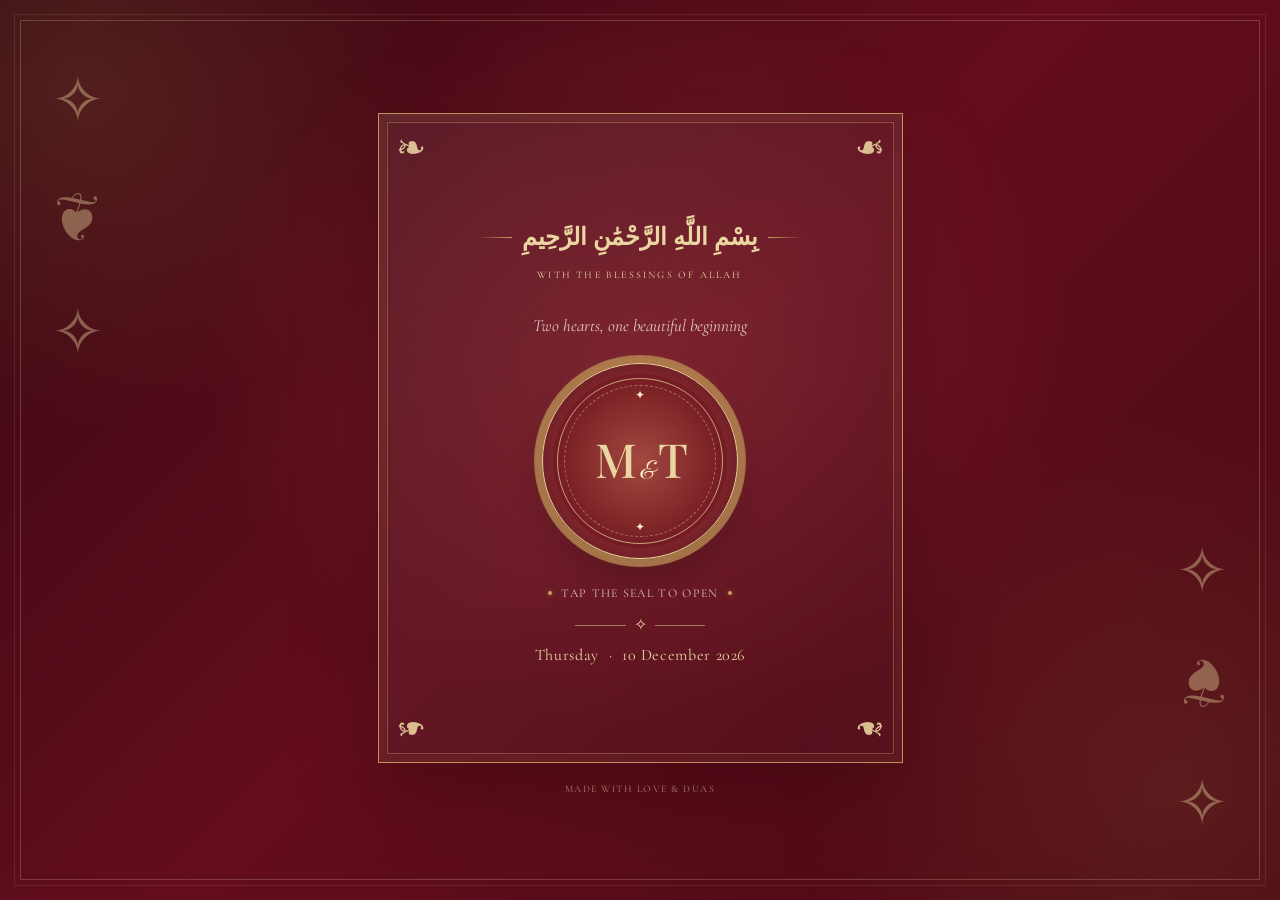
<file: index.html>
<!DOCTYPE html>
<html lang="en">
<head>
  <meta charset="UTF-8" />
  <meta name="viewport" content="width=device-width, initial-scale=1.0" />
  <meta name="theme-color" content="#640d1c" />
  <meta name="description" content="A wedding invitation for Adv. Thasnim N.S and Muhamed Uvais S — 10 December 2026." />
  <title>Thasnim &amp; Muhamed Uvais | Wedding Invitation</title>
  <link rel="preconnect" href="https://fonts.googleapis.com" />
  <link rel="preconnect" href="https://fonts.gstatic.com" crossorigin />
  <link href="https://fonts.googleapis.com/css2?family=Cormorant+Garamond:wght@400;500;600;700&family=Great+Vibes&family=Playfair+Display:wght@400;500;600;700&display=swap" rel="stylesheet" />
  <link rel="stylesheet" href="style.css" />
  <script src="script.js" defer></script>
</head>
<body class="cover-page">
  <main class="cover-scene">
    <div class="ambient-glow" aria-hidden="true"></div>
    <section class="cover-card" aria-labelledby="cover-title">
      <span class="corner-flourish corner-flourish--tl" aria-hidden="true">❧</span>
      <span class="corner-flourish corner-flourish--tr" aria-hidden="true">❧</span>
      <span class="corner-flourish corner-flourish--bl" aria-hidden="true">❧</span>
      <span class="corner-flourish corner-flourish--br" aria-hidden="true">❧</span>

      <div class="cover-topline"><span></span><b>بِسْمِ اللَّهِ الرَّحْمَٰنِ الرَّحِيمِ</b><span></span></div>
      <p class="cover-kicker">With the blessings of Allah</p>
      <br>
      <p class="cover-intro">Two hearts, one beautiful beginning</p>

      <a class="seal-link" href="invitation.html" aria-label="Open the wedding invitation">
        <span class="seal-ring seal-ring--outer" aria-hidden="true"></span>
        <span class="seal-ring seal-ring--inner" aria-hidden="true"></span>
        <span class="seal-stars" aria-hidden="true">✦</span>
        <span class="seal-monogram">M <i>&amp;</i> T</span>
        <span class="seal-stars seal-stars--bottom" aria-hidden="true">✦</span>
      </a>
       <p class="cover-tap"><span class="tap-dot" aria-hidden="true"></span> Tap the seal to open <span class="tap-dot" aria-hidden="true"></span></p>

     
      <div class="cover-divider" aria-hidden="true"><span>✧</span></div>
      <p class="cover-date">Thursday <span>·</span> 10 December 2026</p>
     
    </section>
    <p class="cover-footer">Made with love &amp; duas</p>
  </main>
</body>
</html>
</file>
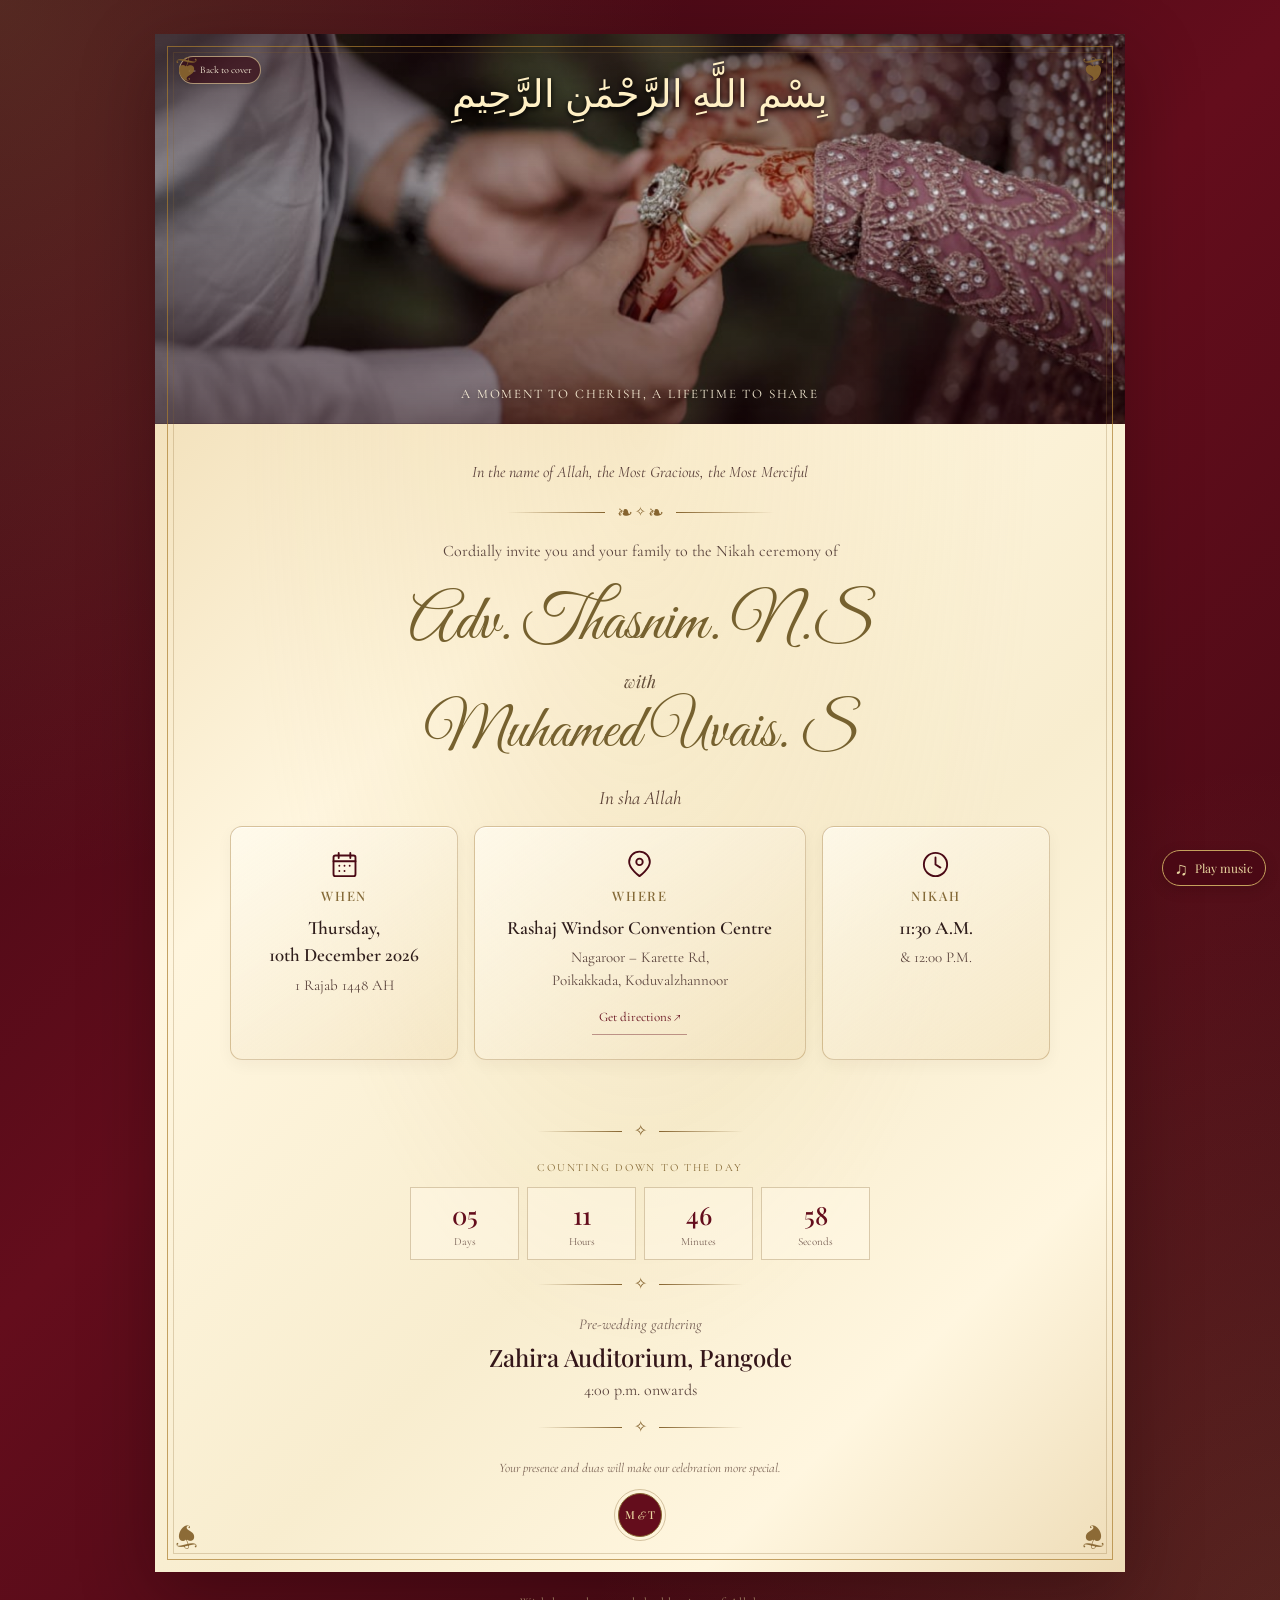
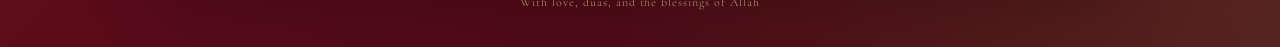
<file: invitation.html>
<!DOCTYPE html>
<html lang="en">
<head>
  <meta charset="UTF-8" />
  <meta name="viewport" content="width=device-width, initial-scale=1.0" />
  <meta name="theme-color" content="#640d1c" />
  <meta name="description" content="Nikah invitation of Adv. Thasnim N.S and Muhamed Uvais S, Thursday 10 December 2026." />
  <title>The Invitation | Thasnim &amp; Muhamed Uvais</title>
  <link rel="preconnect" href="https://fonts.googleapis.com" />
  <link rel="preconnect" href="https://fonts.gstatic.com" crossorigin />
  <link href="https://fonts.googleapis.com/css2?family=Cormorant+Garamond:wght@400;500;600;700&family=Great+Vibes&family=Playfair+Display:wght@400;500;600;700&display=swap" rel="stylesheet" />
  <link rel="stylesheet" href="style.css" />
  <script src="script.js" defer></script>
</head>
<body class="invitation-page">
  <main class="invitation-wrap">
    <article class="invitation-paper">
      <div class="paper-border" aria-hidden="true"></div>
      <span class="paper-corner paper-corner--tl" aria-hidden="true">❦</span>
      <span class="paper-corner paper-corner--tr" aria-hidden="true">❦</span>
      <span class="paper-corner paper-corner--bl" aria-hidden="true">❦</span>
      <span class="paper-corner paper-corner--br" aria-hidden="true">❦</span>

      <!-- Wedding photograph hero: keep images/wedding-hands.jpeg beside these files. -->
      
<section class="invitation-hero" aria-label="Wedding photograph">
  <img
    class="hero-image"
    src="images/wedding-hands.jpeg"
    alt="A close-up of the couple's hands during their ring ceremony"
    width="1040"
    height="694"
    fetchpriority="high"
  />

  <div class="hero-overlay" aria-hidden="true"></div>

  <!-- Bismillah positioned over the wedding photograph -->
  <p class="hero-bismillah" lang="ar" dir="rtl">
    بِسْمِ اللَّهِ الرَّحْمَٰنِ الرَّحِيمِ
  </p>

  <a class="back-link" href="index.html"
     aria-label="Return to the cover page">
    Back to cover
  </a>

  <p class="hero-caption">
    A moment to cherish, a lifetime to share
  </p>
</section>


      <div class="invitation-content">
        <header class="invitation-header">
      
          <p class="translation">In the name of Allah, the Most Gracious, the Most Merciful</p>
          <div class="ornament-divider" aria-hidden="true"><span></span>❧<i>✧</i>❧<span></span></div>
          <p class="invitation-copy">Cordially invite you and your family to the Nikah ceremony of</p>
        </header>

        <section class="couple-section" aria-label="The couple">
          <p class="script-name bride-name">Adv. Thasnim. N.S</p>
          <p class="with-line">with</p>
          <p class="script-name groom-name">Muhamed Uvais. S</p>
        </section>

        <p class="insha-line">In sha Allah</p>

        <section class="event-grid" aria-label="Wedding details">
          <div class="event-item">
            <div class="event-icon" aria-hidden="true">
              <svg viewBox="0 0 24 24"><rect x="3.5" y="5" width="17" height="16" rx="1.5"></rect><path d="M7.5 3v4M16.5 3v4M3.5 9.5h17M8 13h.01M12 13h.01M16 13h.01M8 17h.01M12 17h.01"></path></svg>
            </div>
            <h2>When</h2>
            <p class="event-main">Thursday,<br />10th December 2026</p>
            <p class="event-sub">1 Rajab 1448 AH</p>
          </div>
          <br>
          <div class="event-item event-item--venue">
            <div class="event-icon" aria-hidden="true">
              <svg viewBox="0 0 24 24"><path d="M20 10c0 5.2-8 11-8 11S4 15.2 4 10a8 8 0 1 1 16 0Z"></path><circle cx="12" cy="10" r="2.5"></circle></svg>
            </div>
            <h2>Where</h2>
            <p class="event-main">Rashaj Windsor Convention Centre</p>
            <p class="event-sub">Nagaroor – Karette Rd,<br />Poikakkada, Koduvalzhannoor</p>
            <a class="text-link" href="https://www.google.com/maps/search/?api=1&amp;query=Rashaj+Windsor+Convention+Centre+Nagaroor+Karette+Road+Poikakkada+Koduvalzhannoor" target="_blank" rel="noopener noreferrer">Get directions ↗</a>
          </div>

          <div class="event-item">
            <div class="event-icon" aria-hidden="true">
              <svg viewBox="0 0 24 24"><circle cx="12" cy="12" r="9"></circle><path d="M12 6.5V12l3.8 2.4"></path></svg>
            </div>
            <h2>Nikah</h2>
            <p class="event-main">11:30 A.M.</p>
            <p class="event-sub">&amp; 12:00 P.M.</p>
          </div>
        </section>

        
        <section class="countdown-section" aria-label="Countdown to the wedding">
          <div class="ornament-divider ornament-divider--small" aria-hidden="true"><span></span>✧<span></span></div>
          <!--
          <p class="gathering-label">Nikah &amp; wedding gathering</p>
          <p class="gathering-detail">
            <a class="gathering-map-link" href="https://www.google.com/maps/search/?api=1&amp;query=Rashaj+Windsor+Convention+Centre+Nagaroor+Karette+Road+Poikakkada+Koduvalzhannoor" target="_blank" rel="noopener noreferrer">Rashaj Windsor Convention Centre ↗,<br />Nagaroor, Karette Rd</a>
          </p>
          <p class="gathering-time">11:00 a.m. onwards</p> -->
          <p class="countdown-heading">Counting down to the day</p>
          <div class="countdown" data-countdown>
            <div><strong data-days>--</strong><span>Days</span></div>
            <div><strong data-hours>--</strong><span>Hours</span></div>
            <div><strong data-minutes>--</strong><span>Minutes</span></div>
            <div><strong data-seconds>--</strong><span>Seconds</span></div>
          </div>
          <div class="ornament-divider ornament-divider--small" aria-hidden="true"><span></span>✧<span></span></div>
        </section>

        <section class="gathering-section" aria-label="Pre-wedding gathering">
          <p class="gathering-label">Pre-wedding gathering</p>
          <p class="gathering-detail">Zahira Auditorium, Pangode</p>
          <p class="gathering-time">4:00 p.m. onwards</p>
          <div class="ornament-divider ornament-divider--small" aria-hidden="true"><span></span>✧<span></span></div>
        </section>

        <footer class="invitation-footer">
          <p class="footer-dua">Your presence and duas will make our celebration more special.</p>
          <a class="return-seal" href="index.html" aria-label="Return to the cover page"><span>M <i>&amp;</i> T</span></a>
        </footer>
      </div>
    </article>
    <p class="outside-note">With love, duas, and the blessings of Allah</p>
  </main>
  
<!-- Background wedding music -->
<audio id="invitationMusic" loop preload="auto" playsinline>
  <source
    src="https://azee03.github.io/Wedding-Invitation-card/music/background.mp3"
    type="audio/mpeg"
  />
</audio>

<!-- Music playback control -->
<button
  type="button"
  class="music-toggle"
  id="musicToggle"
  aria-label="Play background music"
  aria-pressed="false"
>
  <span aria-hidden="true">♫</span>
  <span class="music-label">Play music</span>
</button>

</body>
</html>
</file>
<file: style.css>
/* =========================================
   WEDDING INVITATION WEBSITE
   Clean responsive stylesheet
   Theme: Burgundy, Champagne, Gold & Ivory
   ========================================= */

:root {
  --red-950: #350711;
  --red-900: #4a0915;
  --red-800: #640d1c;
  --red-700: #7d1727;
  --gold: #c5a15d;
  --gold-light: #ead6a0;
  --gold-dark: #86642f;
  --paper: #fff6df;
  --paper-mid: #f8edcf;
  --paper-deep: #ead4a5;
  --ink: #37171a;
  --muted-ink: #745d54;
  --serif: "Cormorant Garamond", Georgia, serif;
  --display: "Playfair Display", Georgia, serif;
  --script: "Great Vibes", "Brush Script MT", cursive;
}

* { box-sizing: border-box; }
html {
  scroll-behavior: smooth;
  -webkit-text-size-adjust: 100%;
  text-size-adjust: 100%;
}
body { margin: 0; font-family: var(--serif); }
a { color: inherit; -webkit-tap-highlight-color: transparent; }
img, svg { max-width: 100%; }
a:focus-visible { outline: 2px solid var(--gold-dark); outline-offset: 3px; }

/* =========================================
   COVER PAGE
   ========================================= */
.cover-page {
  min-height: 100vh;
  min-height: 100svh;
  color: var(--paper);
  background:
    radial-gradient(ellipse at 50% 40%, rgba(160, 45, 57, .5), transparent 48%),
    radial-gradient(circle at 6% 9%, rgba(205, 164, 91, .15), transparent 24%),
    radial-gradient(circle at 92% 88%, rgba(205, 164, 91, .12), transparent 27%),
    linear-gradient(135deg, var(--red-950), var(--red-800) 49%, #470813);
}
.cover-scene {
  min-height: 100vh;
  min-height: 100svh;
  width: 100%;
  position: relative;
  isolation: isolate;
  display: flex;
  flex-direction: column;
  align-items: center;
  justify-content: center;
  padding: 30px 18px 22px;
  overflow: hidden;
}
.cover-scene::before,
.cover-scene::after {
  content: "✧  ❦  ✧";
  position: absolute;
  z-index: -1;
  color: rgba(234, 214, 160, .4);
  font-size: clamp(30px, 5vw, 65px);
  letter-spacing: .2em;
  writing-mode: vertical-rl;
  user-select: none;
  pointer-events: none;
}
.cover-scene::before { top: 7%; left: 3%; }
.cover-scene::after { right: 3%; bottom: 7%; transform: rotate(180deg); }
.ambient-glow {
  position: absolute;
  inset: 20px;
  border: 1px solid rgba(234, 214, 160, .23);
  outline: 1px solid rgba(234, 214, 160, .1);
  outline-offset: 5px;
  pointer-events: none;
}
.cover-card {
  width: min(100%, 525px);
  min-height: 650px;
  position: relative;
  display: flex;
  flex-direction: column;
  align-items: center;
  justify-content: center;
  padding: 54px 28px 42px;
  text-align: center;
  background: linear-gradient(135deg, rgba(255, 250, 240, .075), rgba(255, 250, 240, .015)), rgba(63, 6, 17, .18);
  border: 1px solid rgba(222, 186, 111, .75);
  box-shadow: 0 22px 80px rgba(20, 0, 4, .28), inset 0 0 0 7px rgba(222, 186, 111, .055);
  animation: card-arrive .8s ease both;
}
.cover-card::before {
  content: "";
  position: absolute;
  inset: 8px;
  border: 1px solid rgba(222, 186, 111, .35);
  pointer-events: none;
}
.corner-flourish { position: absolute; z-index: 1; color: var(--gold-light); font-size: 36px; line-height: 1; opacity: .88; }
.corner-flourish--tl { top: 17px; left: 17px; }
.corner-flourish--tr { top: 17px; right: 17px; transform: scaleX(-1); }
.corner-flourish--bl { bottom: 17px; left: 17px; transform: scaleY(-1); }
.corner-flourish--br { bottom: 17px; right: 17px; transform: scale(-1); }
.cover-topline { display: flex; justify-content: center; align-items: center; gap: 10px; width: 100%; color: var(--gold-light); font-size: clamp(18px, 3vw, 24px); }
.cover-topline span { width: 35px; height: 1px; background: linear-gradient(90deg, transparent, var(--gold)); }
.cover-topline span:last-child { transform: rotate(180deg); }
.cover-kicker { margin: 17px 0 4px; color: var(--gold-light); text-transform: uppercase; letter-spacing: .22em; font-size: 10px; }
.cover-title { margin: 0; font: 500 clamp(28px, 6vw, 40px)/1.2 var(--display); letter-spacing: .015em; }
.cover-intro { margin: 10px 0 27px; color: rgba(255, 250, 240, .78); font-size: 17px; font-style: italic; }
.seal-link {
  width: 196px; height: 196px; flex: 0 0 auto;
  position: relative; display: grid; place-items: center;
  border-radius: 50%; border: 1px solid var(--gold-light);
  text-decoration: none; color: var(--gold-light);
  background: radial-gradient(circle, #851c2d 0%, #6a0e20 65%, #4e0816 100%);
  box-shadow: 0 0 0 7px rgba(197, 161, 93, .12), 0 0 0 8px rgba(197, 161, 93, .62), 0 13px 28px rgba(20, 0, 4, .28), inset 0 0 0 10px rgba(234, 214, 160, .06);
  transition: transform .35s ease, box-shadow .35s ease, background .35s ease;
  cursor: pointer;
}
.seal-link:hover { transform: scale(1.045) rotate(-2deg); }
.seal-link:focus-visible { outline: 3px solid white; outline-offset: 14px; }
.seal-ring { position: absolute; border-radius: 50%; pointer-events: none; }
.seal-ring--outer { inset: 14px; border: 1px solid rgba(234, 214, 160, .7); }
.seal-ring--inner { inset: 21px; border: 1px dashed rgba(234, 214, 160, .44); }
.seal-monogram { font: 500 47px/1 var(--display); letter-spacing: -.06em; white-space: nowrap; }
.seal-monogram i { font: normal 24px var(--script); margin: 0 -2px; color: #fff0c4; }
.seal-stars { position: absolute; top: 24px; font-size: 12px; color: #fff0c4; }
.seal-stars--bottom { top: auto; bottom: 24px; }
.cover-names { margin: 31px 0 4px; font: 500 24px/1.2 var(--display); }
.cover-names span { color: var(--gold-light); font-style: italic; }
.cover-divider { width: 130px; margin: 15px 0 10px; display: flex; align-items: center; gap: 8px; color: var(--gold-light); }
.cover-divider::before, .cover-divider::after { content: ""; height: 1px; background: rgba(234, 214, 160, .5); flex: 1; }
.cover-date { margin: 0; color: var(--gold-light); font-size: 16px; letter-spacing: .04em; }
.cover-date span { margin: 0 5px; }
.cover-tap { display: flex; align-items: center; justify-content: center; gap: 9px; margin: 27px 0 0; color: rgba(255, 250, 240, .76); font-size: 12px; letter-spacing: .11em; text-transform: uppercase; }
.tap-dot { width: 4px; height: 4px; display: inline-block; border-radius: 50%; background: var(--gold); }
.cover-footer { margin: 20px 0 0; color: rgba(234, 214, 160, .68); letter-spacing: .15em; text-transform: uppercase; font-size: 10px; }

/* =========================================
   INVITATION FRAME & WARM GOLD PAPER
   ========================================= */
.invitation-page {
  min-height: 100vh;
  min-height: 100svh;
  color: var(--ink);
  background:
    radial-gradient(ellipse at 0% 0%, rgba(197, 161, 93, .22), transparent 38%),
    radial-gradient(ellipse at 100% 100%, rgba(197, 161, 93, .18), transparent 38%),
    linear-gradient(135deg, #350711, #640d1c 45%, #3d0912);
  overflow-x: clip;
}
.invitation-wrap { width: 100%; padding: 34px 16px; }
.invitation-paper {
  position: relative;
  isolation: isolate;
  width: min(100%, 970px);
  margin: 0 auto;
  overflow: hidden;
  background: linear-gradient(135deg, #f3e2b9 0%, #fff6df 24%, #f7ebd0 54%, #fff5dc 78%, #ecd7ac 100%);
  box-shadow: 0 22px 70px rgba(20, 0, 4, .32);
  text-align: center;
}
.paper-border { position: absolute; z-index: 5; inset: 12px; border: 1px solid rgba(172, 126, 48, .7); pointer-events: none; }
.paper-border::after { content: ""; position: absolute; inset: 5px; border: 1px solid rgba(134, 100, 47, .25); }
.paper-corner { position: absolute; z-index: 6; color: var(--gold-dark); font-size: 32px; line-height: 1; opacity: .95; pointer-events: none; }
.paper-corner--tl { top: 19px; left: 20px; }
.paper-corner--tr { top: 19px; right: 20px; transform: scaleX(-1); }
.paper-corner--bl { bottom: 19px; left: 20px; transform: scaleY(-1); }
.paper-corner--br { bottom: 19px; right: 20px; transform: scale(-1); }

/* =========================================
   WEDDING PHOTO HERO
   ========================================= */
.invitation-hero {
  position: relative;
  isolation: isolate;
  display: flex;
  align-items: flex-start;
  justify-content: center;
  width: 100%;
  height: clamp(285px, 37vw, 390px);
  min-height: 285px;
  overflow: hidden;
  background: var(--red-900);
}
.hero-image { position: absolute; z-index: -2; inset: 0; display: block; width: 100%; height: 100%; object-fit: cover; object-position: center 47%; }
.hero-overlay {
  position: absolute; z-index: -1; inset: 0; pointer-events: none;
  background: linear-gradient(180deg, rgba(35, 4, 12, .43) 0%, rgba(44, 5, 14, .08) 40%, rgba(35, 4, 12, .48) 100%);
}
.hero-bismillah {
  position: absolute;
  z-index: 3;
  top: 24px;
  left: 100px;
  right: 100px;
  margin: 0;
  padding: 4px 8px;
  color: #fff0c5;
  font-family: "Times New Roman", serif;
  font-size: clamp(27px, 3.6vw, 38px);
  line-height: 1.7;
  text-align: center;
  text-shadow: 0 2px 5px rgba(0, 0, 0, .9), 0 0 16px rgba(0, 0, 0, .65);
  pointer-events: none;
}
.back-link {
  position: absolute;
  z-index: 7;
  top: 22px;
  left: 24px;
  display: inline-flex;
  align-items: center;
  justify-content: center;
  gap: 4px;
  min-height: 28px;
  padding: 4px 8px;
  border: 1px solid rgba(234, 214, 160, .65);
  border-radius: 999px;
  background: rgba(53, 7, 17, .68);
  color: #fff6df;
  text-decoration: none;
  white-space: nowrap;
  font-size: 10px;
  line-height: 1.2;
  box-shadow: 0 2px 7px rgba(0, 0, 0, .16);
  -webkit-backdrop-filter: blur(5px);
  backdrop-filter: blur(5px);
  transition: background .2s ease, border-color .2s ease;
}
.back-link::before { content: "←"; font-size: 12px; line-height: 1; }
.back-link:hover { background: rgba(53, 7, 17, .88); border-color: var(--gold-light); }
.back-link:focus-visible, .text-link:focus-visible, .return-seal:focus-visible, .gathering-map-link:focus-visible { outline: 2px solid var(--gold-dark); outline-offset: 3px; }
.hero-caption {
  position: absolute;
  bottom: 19px;
  left: 20px;
  right: 20px;
  margin: 0;
  color: rgba(255, 246, 221, .96);
  font-size: clamp(10px, 1.3vw, 13px);
  letter-spacing: .14em;
  line-height: 1.6;
  text-transform: uppercase;
  text-shadow: 0 2px 9px rgba(0, 0, 0, .7);
}
/* Hide the old empty ornament if present in older HTML */
.hero-ornament { display: none !important; }

/* =========================================
   INVITATION DETAILS
   ========================================= */
.invitation-content {
  position: relative;
  z-index: 1;
  padding: 36px clamp(22px, 5.4vw, 62px) 35px;
  background:
    radial-gradient(ellipse at 50% 0%, rgba(219, 183, 111, .20), transparent 58%),
    linear-gradient(135deg, #f3e2bd 0%, #fff6df 26%, #f8edcf 58%, #fff6df 80%, #eedcb7 100%);
}
.invitation-header { max-width: 710px; position: relative; z-index: 2; margin: 0 auto; }
.bismillah { margin: 0 0 4px; color: #2e1115; font-family: "Times New Roman", serif; font-size: clamp(29px, 4.5vw, 42px); line-height: 1.5; }
.translation { margin: 0; color: #5b413b; font-size: clamp(13px, 1.9vw, 16px); font-style: italic; line-height: 1.6; }
.ornament-divider { display: flex; align-items: center; justify-content: center; gap: 12px; width: min(100%, 310px); margin: 15px auto; color: var(--gold-dark); font-size: 19px; }
.ornament-divider span { flex: 1; max-width: 98px; height: 1px; background: linear-gradient(90deg, transparent, var(--gold-dark)); }
.ornament-divider span:last-child { transform: rotate(180deg); }
.ornament-divider i { font-style: normal; font-size: 13px; margin: 0 -10px; }
.invitation-copy { max-width: 640px; margin: 0 auto; font-size: 16px; line-height: 1.6; color: #59433c; }
.couple-section { margin: 20px auto 0; max-width: 760px; position: relative; z-index: 2; }
.script-name { margin: 0; color: #76612f; font-family: var(--script); font-weight: 400; font-size: clamp(44px, 6.7vw, 64px); line-height: 1.25; overflow-wrap: break-word; }
.family-line { margin: 1px 0 0; color: #3e2927; font-size: 15px; line-height: 1.5; }
.with-line { margin: 6px 0 2px; font-family: var(--display); font-style: italic; font-size: 17px; color: #654f3b; }
.groom-name { font-size: clamp(43px, 6.3vw, 61px); }
.insha-line { margin: 16px 0 17px; font-size: 19px; font-style: italic; color: #5a3f34; }

/* =========================================
   EVENT GRID — DESKTOP: THREE ALIGNED COLUMNS
   Explicit grid areas prevent the Nikah card
   from wrapping underneath the date card.
   ========================================= */
.event-grid {
  display: grid;
  grid-template-columns: minmax(0, 1fr) minmax(0, 1.45fr) minmax(0, 1fr);
  grid-template-areas: "date venue nikah";
  align-items: stretch;
  gap: 0;
  position: relative;
  z-index: 2;
  border-top: 1px solid rgba(134, 100, 47, .37);
  border-bottom: 1px solid rgba(134, 100, 47, .37);
  padding: 22px 0 20px;
  margin: 0 auto;
  max-width: 820px;
}
.event-item { min-width: 0; padding: 0 17px; display: flex; flex-direction: column; align-items: center; justify-content: flex-start; text-align: center; border: 0; border-radius: 0; background: transparent; }
.event-item:first-child { grid-area: date; }
.event-item--venue { grid-area: venue; }
.event-item:last-child { grid-area: nikah; }
.event-item + .event-item { border-left: 1px solid rgba(134, 100, 47, .4); }
.event-icon { width: 31px; height: 31px; margin-bottom: 4px; color: var(--red-900); flex-shrink: 0; }
.event-icon svg { width: 100%; height: 100%; fill: none; stroke: currentColor; stroke-width: 1.45; stroke-linecap: round; stroke-linejoin: round; }
.event-item h2 { margin: 0 0 5px; color: #856a38; font: 500 13px/1.4 var(--display); letter-spacing: .13em; text-transform: uppercase; }
.event-main { margin: 0; color: #2f1d1b; font: 600 clamp(15px, 2.1vw, 19px)/1.45 var(--serif); overflow-wrap: break-word; }
.event-sub { margin: 5px 0 0; color: #5c453e; font-size: 15px; line-height: 1.5; overflow-wrap: break-word; }
.text-link { display: inline-flex; align-items: center; justify-content: center; min-height: 36px; margin-top: 8px; padding: 4px 7px; color: var(--red-800); font-size: 13px; border-bottom: 1px solid rgba(100, 13, 28, .4); text-decoration: none; }
.text-link:hover { border-color: var(--red-800); }

/* =========================================
   COUNTDOWN AND GATHERINGS
   ========================================= */
.countdown-section { margin: 25px auto 0; max-width: 460px; position: relative; z-index: 2; }
.gathering-label { margin: 0 0 3px; font-size: 15px; color: var(--muted-ink); font-style: italic; line-height: 1.5; }
.gathering-detail { margin: 0; font: 500 clamp(18px, 2.7vw, 24px)/1.5 var(--display); color: #341619; overflow-wrap: anywhere; }
.gathering-time { margin: 3px 0 0; font-size: 16px; color: #5c453e; line-height: 1.6; }
.gathering-map-link { display: inline-block; padding: 3px 0; color: inherit; text-decoration: none; text-underline-offset: 3px; }
.gathering-map-link:hover { color: var(--red-800); text-decoration: underline; }
.countdown-heading { margin: 18px 0 10px; text-transform: uppercase; letter-spacing: .16em; color: #876b38; font-size: 11px; line-height: 1.6; }
.countdown { display: grid; grid-template-columns: repeat(4, minmax(0, 1fr)); gap: 8px; width: 100%; }
.countdown div { min-width: 0; display: flex; flex-direction: column; align-items: center; gap: 4px; padding: 12px 4px 10px; border: 1px solid rgba(134, 100, 47, .3); background: rgba(255, 248, 229, .55); }
.countdown strong { color: var(--red-800); font: 500 25px/1.2 var(--display); font-variant-numeric: tabular-nums; }
.countdown span { color: #796156; font-size: 11px; line-height: 1.4; }
.ornament-divider--small { margin: 14px auto 10px; width: 205px; font-size: 16px; }
.gathering-section { margin: 19px auto 0; position: relative; z-index: 2; }
.invitation-footer { margin: 20px auto 0; position: relative; z-index: 2; }
.footer-dua { max-width: 430px; margin: 0 auto; color: #7d6557; font-size: 13px; font-style: italic; line-height: 1.7; }
.return-seal { display: inline-grid; place-items: center; width: 44px; height: 44px; margin-top: 14px; border-radius: 50%; border: 1px solid var(--gold-dark); outline: 1px solid rgba(134, 100, 47, .35); outline-offset: 3px; background: var(--red-800); color: var(--gold-light); text-decoration: none; transition: transform .25s ease; }
.return-seal:hover { transform: rotate(-8deg); }
.return-seal span { font: 500 11px var(--display); }
.return-seal i { font: normal 11px var(--script); }
.outside-note { margin: 20px auto 0; padding: 0 12px; text-align: center; color: rgba(234, 214, 160, .7); font-size: 12px; line-height: 1.7; letter-spacing: .08em; }

/* =========================================
   TABLET
   ========================================= */
@media (min-width: 651px) and (max-width: 850px) {
  .invitation-wrap { padding: 22px 12px; }
  .invitation-content { padding: 32px 30px; }
  .invitation-hero { height: 320px; min-height: 285px; }
  .event-item { padding-left: 10px; padding-right: 10px; }
  .event-main { font-size: 16px; }
  .event-sub { font-size: 14px; }
  .back-link { top: 18px; left: 20px; }
}

/* =========================================
   MOBILE
   ========================================= */
@media (max-width: 650px) {
  .cover-scene { padding: 20px 15px 17px; }
  .ambient-glow { inset: 12px; }
  .cover-card { min-height: 0; padding: 45px 20px 34px; }
  .corner-flourish { font-size: 27px; }
  .corner-flourish--tl { top: 14px; left: 14px; }
  .corner-flourish--tr { top: 14px; right: 14px; }
  .corner-flourish--bl { bottom: 14px; left: 14px; }
  .corner-flourish--br { bottom: 14px; right: 14px; }
  .cover-topline { gap: 7px; font-size: clamp(16px, 4.5vw, 21px); }
  .cover-topline span { width: 23px; }
  .seal-link { width: 170px; height: 170px; }
  .seal-monogram { font-size: 40px; }
  .cover-names { font-size: 21px; }
  .cover-scene::before { left: 1%; top: 4%; font-size: 26px; }
  .cover-scene::after { right: 1%; bottom: 4%; font-size: 26px; }

  .invitation-wrap { padding: max(8px, env(safe-area-inset-top)) max(7px, env(safe-area-inset-right)) max(12px, env(safe-area-inset-bottom)) max(7px, env(safe-area-inset-left)); }
  .invitation-paper { width: 100%; }
  .invitation-hero { height: clamp(220px, 61vw, 285px); min-height: 220px; }
  .hero-image { object-position: center 45%; }
  .hero-overlay { background: linear-gradient(180deg, rgba(35, 4, 12, .35), rgba(35, 4, 12, .04) 44%, rgba(35, 4, 12, .55)); }
  .hero-bismillah { top: 48px; left: 12px; right: 12px; font-size: clamp(22px, 6.4vw, 30px); line-height: 1.7; }
  .back-link { top: 12px; left: 12px; min-height: 27px; padding: 4px 7px; gap: 3px; font-size: 9px; }
  .back-link::before { font-size: 11px; }
  .hero-caption { bottom: 14px; left: 10px; right: 10px; font-size: 9px; letter-spacing: .09em; line-height: 1.6; }

  .paper-border { inset: 7px; }
  .paper-border::after { inset: 3px; }
  .paper-corner { font-size: 20px; }
  .paper-corner--tl { top: 11px; left: 11px; }
  .paper-corner--tr { top: 11px; right: 11px; }
  .paper-corner--bl { bottom: 11px; left: 11px; }
  .paper-corner--br { bottom: 11px; right: 11px; }

  .invitation-content { padding: 24px clamp(14px, 4.2vw, 22px) 27px; }
  .bismillah { font-size: clamp(24px, 7vw, 31px); line-height: 1.6; }
  .translation { max-width: 310px; margin: 2px auto 0; font-size: clamp(12px, 3.4vw, 14px); line-height: 1.55; }
  .ornament-divider { width: min(100%, 260px); gap: 8px; margin: 11px auto; }
  .invitation-copy { max-width: 350px; padding: 0 2px; font-size: clamp(14px, 3.8vw, 15px); line-height: 1.65; }
  .couple-section { margin-top: 17px; }
  .script-name, .groom-name { max-width: 100%; font-size: clamp(34px, 9.3vw, 47px); line-height: 1.3; }
  .with-line { margin: 4px 0 2px; font-size: 16px; }
  .insha-line { margin: 13px 0 16px; font-size: 17px; }

  /* Crucial fix: explicit area placement avoids an orphaned Nikah card. */
  .event-grid {
    grid-template-columns: repeat(2, minmax(0, 1fr));
    grid-template-areas: "date nikah" "venue venue";
    gap: 12px;
    padding: 8px 0;
    border: 0;
  }
  .event-item {
    min-width: 0;
    padding: 15px 8px;
    border: 1px solid rgba(134, 100, 47, .28);
    border-radius: 12px;
    background: rgba(255, 255, 255, .25);
  }
  .event-item + .event-item { border: 1px solid rgba(134, 100, 47, .28); }
  .event-item:first-child { grid-area: date; }
  .event-item--venue { grid-area: venue; }
  .event-item:last-child { grid-area: nikah; }
  .event-icon { width: 25px; height: 25px; margin-bottom: 6px; }
  .event-item h2 { margin-bottom: 6px; font-size: 10px; letter-spacing: .1em; }
  .event-main { max-width: 100%; font-size: 14px; line-height: 1.5; overflow-wrap: anywhere; }
  .event-sub { max-width: 100%; margin-top: 5px; font-size: 12px; line-height: 1.55; overflow-wrap: anywhere; }
  .event-item--venue { padding: 16px 12px; }
  .event-item--venue .event-main { max-width: 300px; font-size: 16px; }
  .event-item--venue .event-sub { font-size: 13px; }
  .text-link { min-height: 36px; margin-top: 7px; padding: 5px 8px; font-size: 12px; }

  .countdown-section { width: 100%; max-width: 350px; margin: 19px auto 0; }
  .countdown-heading { margin: 16px 0 9px; font-size: 10px; line-height: 1.6; letter-spacing: .1em; }
  .countdown { grid-template-columns: repeat(4, minmax(0, 1fr)); gap: 5px; }
  .countdown div { min-width: 0; padding: 10px 2px 8px; border-radius: 5px; background: rgba(255, 250, 235, .58); }
  .countdown strong { font-size: clamp(17px, 5.2vw, 22px); }
  .countdown span { font-size: clamp(9px, 2.8vw, 11px); }
  .gathering-section { margin-top: 17px; }
  .gathering-label { font-size: 13px; line-height: 1.55; }
  .gathering-detail { font-size: clamp(16px, 4.8vw, 20px); line-height: 1.55; overflow-wrap: anywhere; }
  .gathering-time { font-size: 13px; }
  .ornament-divider--small { width: min(180px, 85%); margin: 13px auto; }
  .invitation-footer { margin-top: 17px; }
  .footer-dua { max-width: 280px; padding: 0 5px; font-size: 12px; line-height: 1.7; }
  .return-seal { width: 40px; height: 40px; margin-top: 13px; }
  .outside-note { max-width: 300px; padding: 0 12px; margin-top: 13px; font-size: 10px; line-height: 1.7; }
}

/* Extra-small phones */
@media (max-width: 360px) {
  .cover-card { padding-left: 15px; padding-right: 15px; }
  .cover-topline { font-size: 15px; }
  .seal-link { width: 155px; height: 155px; }
  .seal-monogram { font-size: 36px; }
  .seal-monogram i { font-size: 21px; }
  .cover-tap { font-size: 9px; letter-spacing: .07em; }
  .invitation-wrap { padding-left: 5px; padding-right: 5px; }
  .invitation-hero { height: 200px; min-height: 200px; }
  .hero-bismillah { top: 44px; font-size: 21px; }
  .hero-caption { font-size: 8px; letter-spacing: .07em; }
  .invitation-content { padding-left: 11px; padding-right: 11px; }
  .bismillah { font-size: 23px; }
  .script-name, .groom-name { font-size: clamp(30px, 8.8vw, 33px); }
  .event-grid { gap: 9px; }
  .event-item { padding: 13px 5px; }
  .event-main { font-size: 13px; }
  .event-item--venue .event-main { font-size: 15px; }
  .countdown { gap: 4px; }
  .countdown strong { font-size: 17px; }
}

/* Short phone screens */
@media (max-height: 650px) and (max-width: 650px) {
  .cover-scene { justify-content: flex-start; padding-top: 25px; padding-bottom: 25px; }
  .cover-card { min-height: 0; padding-top: 40px; padding-bottom: 28px; }
  .seal-link { width: 145px; height: 145px; }
  .seal-monogram { font-size: 35px; }
  .cover-intro { margin-bottom: 20px; }
  .cover-tap { margin-top: 20px; }
}

@media (hover: hover) and (pointer: fine) {
  .return-seal:hover { transform: rotate(-8deg) scale(1.04); }
}

@media (prefers-reduced-motion: reduce) {
  *, *::before, *::after {
    scroll-behavior: auto !important;
    animation-duration: .01ms !important;
    animation-iteration-count: 1 !important;
    transition-duration: .01ms !important;
  }
}

/* ========================================
   DESKTOP EVENT CARDS — BOXED PRESENTATION
   Applied only above the mobile breakpoint,
   so the mobile card layout remains unchanged.
   ======================================== */
@media (min-width: 651px) {
  .event-grid {
    gap: 16px;
    padding: 0;
    border-top: 0;
    border-bottom: 0;
    align-items: stretch;
  }

  .event-item {
    min-width: 0;
    height: 100%;
    padding: 22px 15px 24px;
    border: 1px solid rgba(153, 112, 47, 0.36);
    border-radius: 12px;
    background: linear-gradient(
      145deg,
      rgba(255, 251, 239, 0.78),
      rgba(239, 220, 179, 0.42)
    );
    box-shadow:
      0 5px 16px rgba(53, 7, 17, 0.045),
      inset 0 1px 0 rgba(255, 255, 255, 0.65);
  }

  .event-item + .event-item {
    border-left: 1px solid rgba(153, 112, 47, 0.36);
    border-top: 1px solid rgba(153, 112, 47, 0.36);
  }

  .event-item h2 {
    margin-bottom: 8px;
  }

  .event-icon {
    margin-bottom: 7px;
  }
}

/* Floating background music button */
.music-toggle {
  position: fixed;
  z-index: 100;
  right: 14px;
  bottom: max(14px, env(safe-area-inset-bottom));

  display: inline-flex;
  align-items: center;
  justify-content: center;
  gap: 7px;

  min-height: 36px;
  padding: 7px 12px;

  border: 1px solid var(--gold);
  border-radius: 30px;

  background: rgba(74, 9, 21, 0.94);
  color: var(--gold-light);

  font-family: var(--display);
  font-size: 12px;
  cursor: pointer;

  box-shadow: 0 4px 14px rgba(35, 4, 12, 0.2);
  backdrop-filter: blur(8px);
}

.music-toggle > span:first-child {
  font-size: 18px;
  line-height: 1;
}

.music-toggle.is-playing {
  border-color: var(--gold-light);
  background: rgba(100, 13, 28, 0.97);
}

.music-toggle:focus-visible {
  outline: 2px solid var(--gold-dark);
  outline-offset: 3px;
}

@media (max-width: 650px) {
  .music-toggle {
    right: 10px;
    bottom: max(12px, env(safe-area-inset-bottom));
    min-height: 34px;
    padding: 7px 10px;
    font-size: 11px;
  }
}


/* =========================================
   INVITATION PAGE OPENING ANIMATION
   Triggered when index.html opens invitation.html
   ========================================= */

/* The complete invitation gently appears */
body.invitation-page:not(.page-leaving) .invitation-paper {
  transform-origin: top center;
  animation: weddingLetterOpen 850ms cubic-bezier(0.22, 0.75, 0.25, 1) both;
}

/* Wedding photo softly zooms into position */
body.invitation-page:not(.page-leaving) .hero-image {
  transform-origin: center center;
  animation: weddingPhotoReveal 1.3s ease-out both;
}

/* Dark photo overlay appears gently */
body.invitation-page:not(.page-leaving) .hero-overlay {
  animation: weddingOverlayReveal 800ms ease-out both;
}

/* Invitation details rise into view */
body.invitation-page:not(.page-leaving) .invitation-header {
  animation: weddingDetailsReveal 650ms ease-out 180ms both;
}

body.invitation-page:not(.page-leaving) .couple-section {
  animation: weddingDetailsReveal 650ms ease-out 300ms both;
}

body.invitation-page:not(.page-leaving) .insha-line {
  animation: weddingDetailsReveal 550ms ease-out 400ms both;
}

body.invitation-page:not(.page-leaving) .event-grid {
  animation: weddingDetailsReveal 650ms ease-out 450ms both;
}

body.invitation-page:not(.page-leaving) .countdown-section {
  animation: weddingDetailsReveal 650ms ease-out 550ms both;
}

body.invitation-page:not(.page-leaving) .gathering-section {
  animation: weddingDetailsReveal 650ms ease-out 650ms both;
}

body.invitation-page:not(.page-leaving) .invitation-footer {
  animation: weddingDetailsReveal 650ms ease-out 750ms both;
}

/* Keyframes */

@keyframes weddingLetterOpen {
  0% {
    opacity: 0;
    transform: translateY(24px) scale(0.975);
  }

  100% {
    opacity: 1;
    transform: translateY(0) scale(1);
  }
}

@keyframes weddingPhotoReveal {
  0% {
    opacity: 0.65;
    transform: scale(1.09);
  }

  100% {
    opacity: 1;
    transform: scale(1);
  }
}

@keyframes weddingOverlayReveal {
  from {
    opacity: 0.4;
  }

  to {
    opacity: 1;
  }
}

@keyframes weddingDetailsReveal {
  from {
    opacity: 0;
    transform: translateY(16px);
  }

  to {
    opacity: 1;
    transform: translateY(0);
  }
}

/* On short phone screens, keep the animation lightweight */
@media (max-width: 650px) {
  body.invitation-page:not(.page-leaving) .invitation-paper {
    animation-duration: 650ms;
  }

  body.invitation-page:not(.page-leaving) .hero-image {
    animation-duration: 900ms;
  }
}

/* Respect visitors who prefer reduced motion */
@media (prefers-reduced-motion: reduce) {
  body.invitation-page .invitation-paper,
  body.invitation-page .hero-image,
  body.invitation-page .hero-overlay,
  body.invitation-page .invitation-header,
  body.invitation-page .couple-section,
  body.invitation-page .insha-line,
  body.invitation-page .event-grid,
  body.invitation-page .countdown-section,
  body.invitation-page .gathering-section,
  body.invitation-page .invitation-footer {
    animation: none !important;
    opacity: 1 !important;
    transform: none !important;
    filter: none !important;
  }
}
</file>
